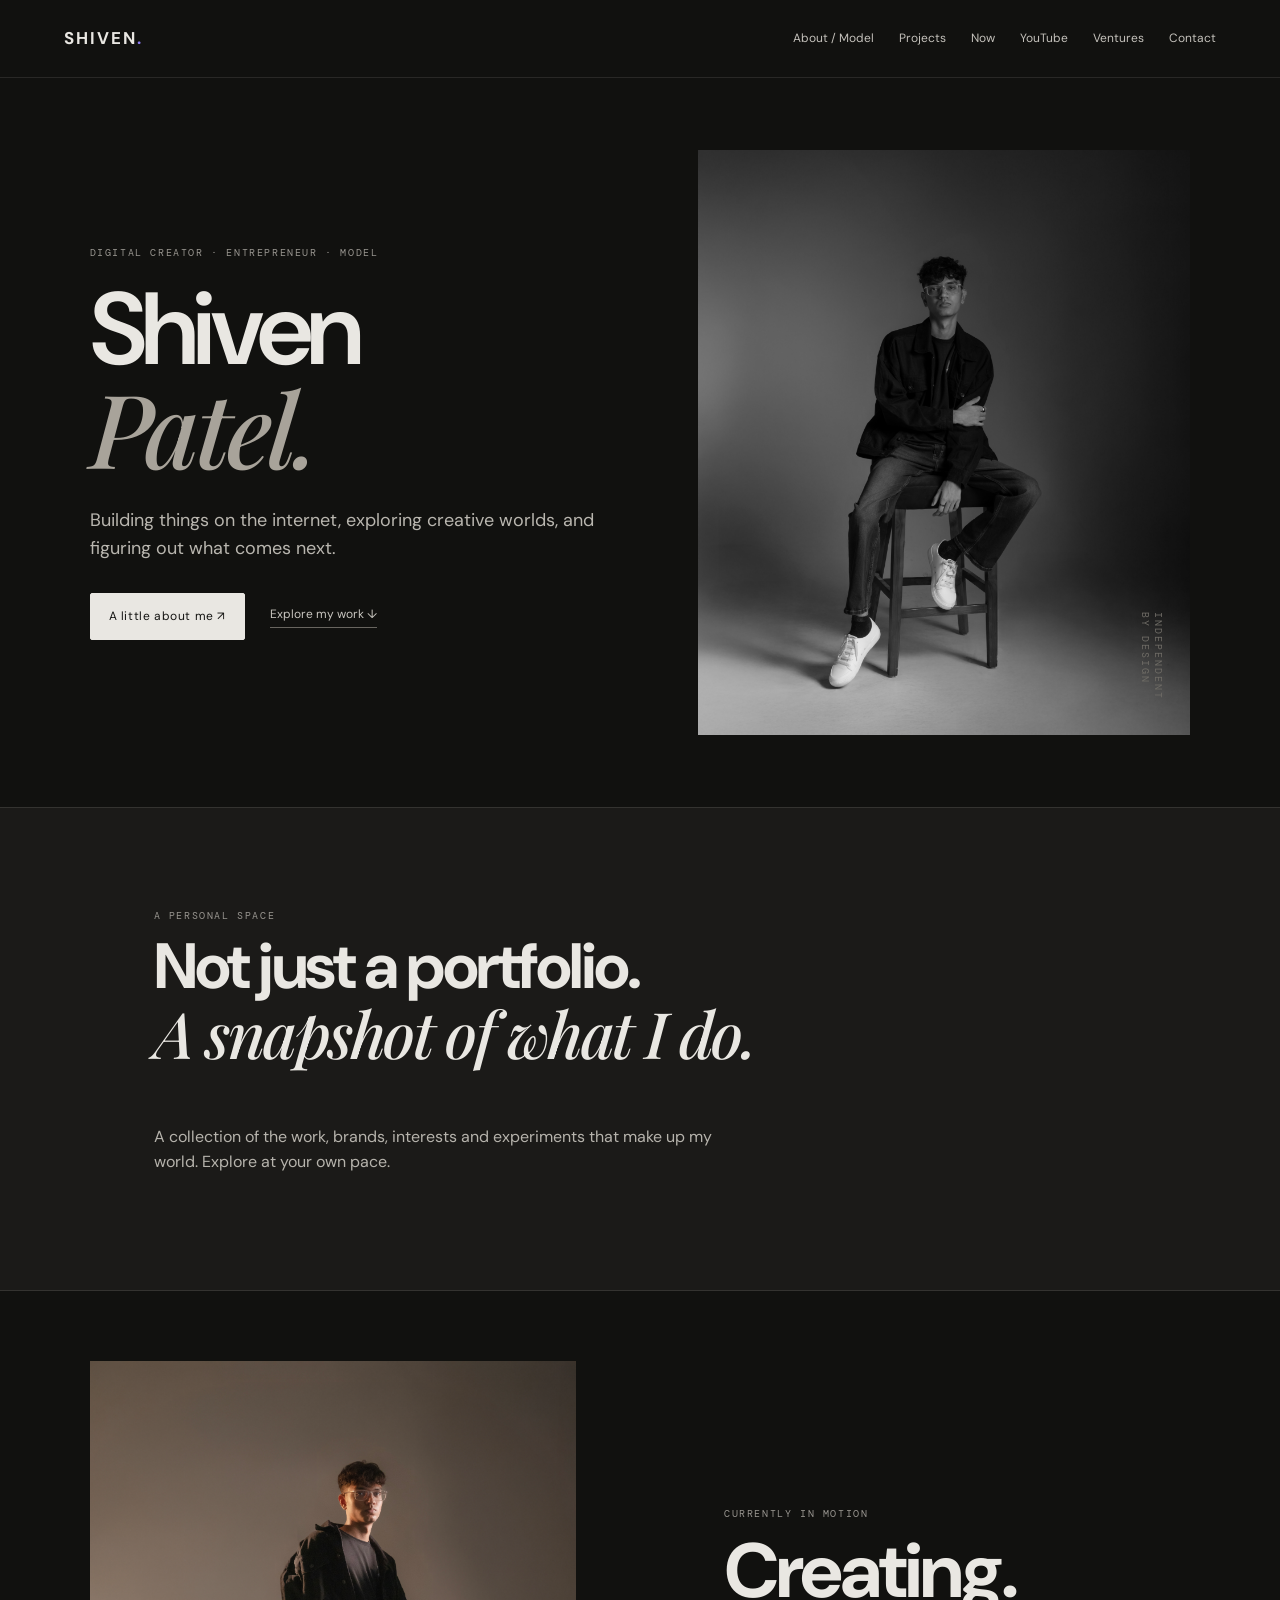
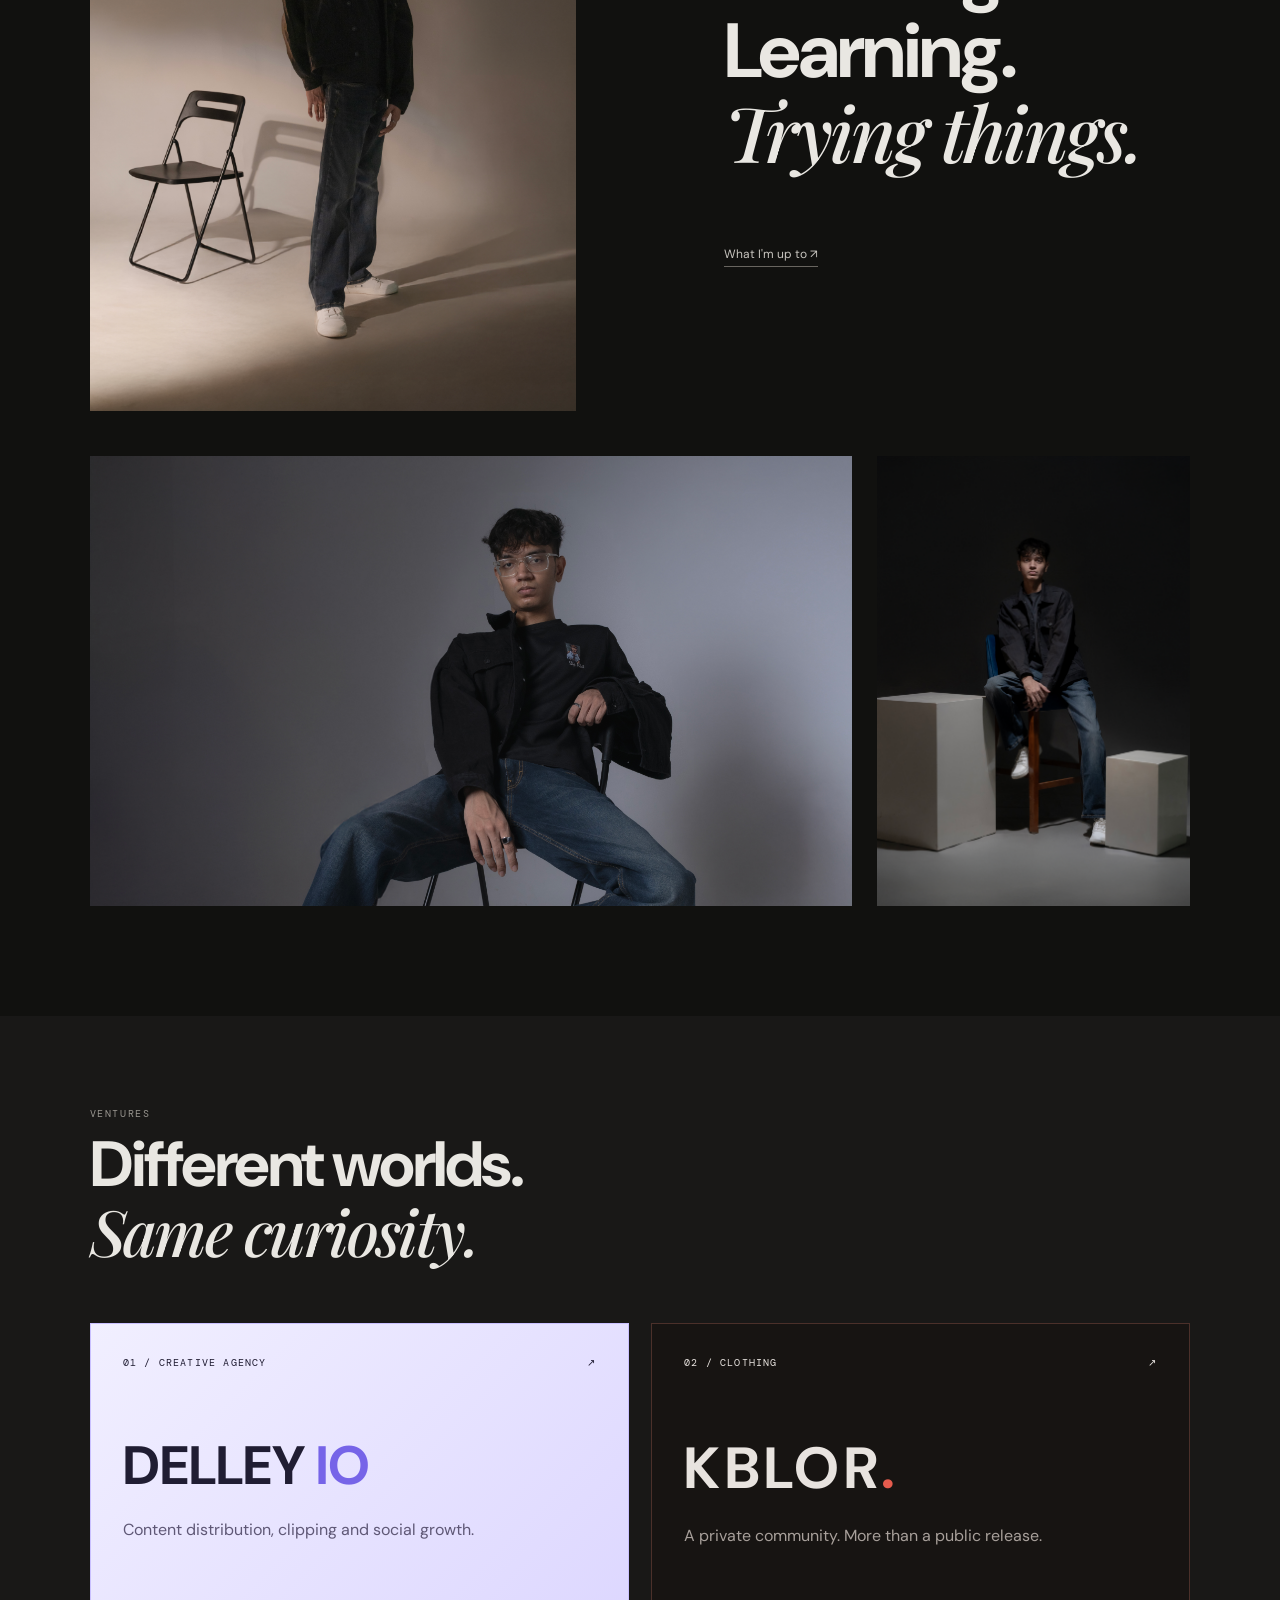
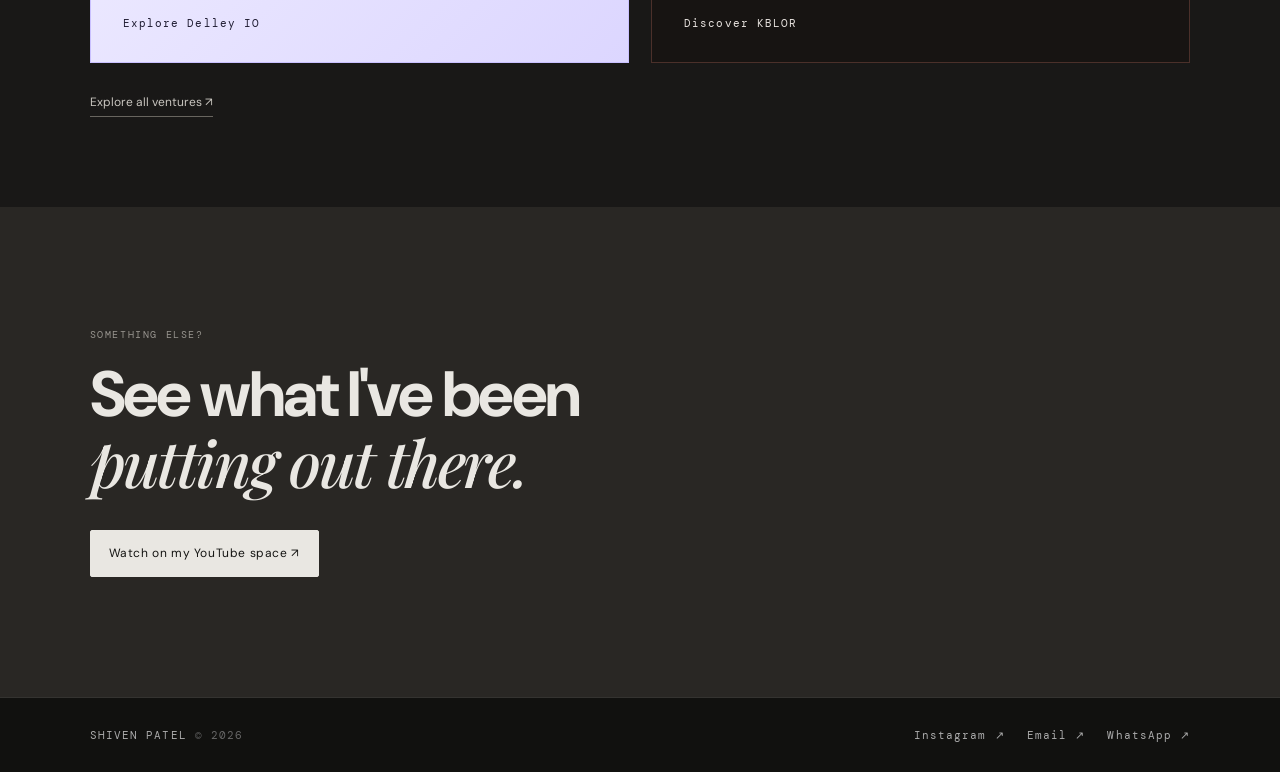
<file: index.html>
<!doctype html>
<html lang="en">
<head>
  <meta charset="utf-8">
  <meta name="viewport" content="width=device-width, initial-scale=1">
  <meta name="description" content="Shiven Patel — personal portfolio, modeling, projects and ventures.">
  <title>Home — Shiven Patel</title>
  <link rel="stylesheet" href="style.css">
</head>
<body class="personal">
<header class="site-header">
  <a class="wordmark" href="index.html">SHIVEN<span>.</span></a>
  <button class="menu-toggle" aria-label="Open navigation" aria-expanded="false">☰</button>
  <nav class="nav-links">
    <a href="about.html">About / Model</a><a href="projects.html">Projects</a><a href="now.html">Now</a>
    <a href="youtube.html">YouTube</a><a href="ventures.html">Ventures</a><a href="contact.html">Contact</a>
  </nav>
</header>

<main>
<section class="hero home-hero">
  <div class="hero-copy"><p class="eyebrow">DIGITAL CREATOR · ENTREPRENEUR · MODEL</p>
    <h1>Shiven<br><span>Patel.</span></h1>
    <p class="lede">Building things on the internet, exploring creative worlds, and figuring out what comes next.</p>
    <div class="button-row"><a class="button button-light" href="about.html">A little about me ↗</a><a class="text-link" href="projects.html">Explore my work ↓</a></div>
  </div>
  <div class="hero-photo photo-slot" data-photo="hero.jpg"><img src="assets/images/hero.jpg" alt="Portrait of Shiven" <div>
  <div class="hero-side-note">INDEPENDENT<br>BY DESIGN</div>
</section>
<section class="intro-band"><p class="eyebrow">A PERSONAL SPACE</p><h2>Not just a portfolio.<br><em>A snapshot of what I do.</em></h2><p class="body-copy">A collection of the work, brands, interests and experiments that make up my world. Explore at your own pace.</p></section>
<section class="home-collage section-pad">
  <div class="collage-top"><div class="photo-slot tall"><img src="assets/images/editorial-1.jpg" alt="Shiven editorial portrait" onerror="this.style.display='none'"></div>
  <div class="collage-text"><p class="eyebrow">CURRENTLY IN MOTION</p><h2>Creating.<br>Learning.<br><em>Trying things.</em></h2><a class="text-link" href="now.html">What I'm up to ↗</a></div></div>
  <div class="collage-bottom"><div class="photo-slot wide"><img src="assets/images/editorial-wide.jpg" alt="Wide personal editorial image" onerror="this.style.display='none'"></div><div class="photo-slot small"><img src="assets/images/editorial-2.jpg" alt="Portrait detail" onerror="this.style.display='none'"></div></div>
</section>
<section class="venture-preview section-pad"><div class="section-heading"><p class="eyebrow">VENTURES</p><h2>Different worlds.<br><em>Same curiosity.</em></h2></div>
<div class="venture-cards"><a class="venture-card delley-card" href="delley.html"><div class="card-top"><span>01 / CREATIVE AGENCY</span><span>↗</span></div><h3>DELLEY <span>IO</span></h3><p>Content distribution, clipping and social growth.</p><span class="card-cta">Explore Delley IO</span></a>
<a class="venture-card kblor-card" href="kblor.html"><div class="card-top"><span>02 / CLOTHING</span><span>↗</span></div><h3>KBLOR<span>.</span></h3><p>A private community. More than a public release.</p><span class="card-cta">Discover KBLOR</span></a></div>
<a class="text-link all-ventures" href="ventures.html">Explore all ventures ↗</a></section>
<section class="last-call section-pad"><p class="eyebrow">SOMETHING ELSE?</p><h2>See what I've been<br><em>putting out there.</em></h2><a class="button button-light" href="youtube.html">Watch on my YouTube space ↗</a></section>
</main><footer class="footer"><div>SHIVEN PATEL <span>© 2026</span></div><div class="footer-links"><a href="https://www.instagram.com/iblamerexig/" target="_blank" rel="noopener">Instagram ↗</a><a href="mailto:shivenpatel454@gmail.com">Email ↗</a><a href="https://wa.me/918733840928" target="_blank" rel="noopener">WhatsApp ↗</a></div></footer>
<script src="script.js"></script></body></html>
</file>
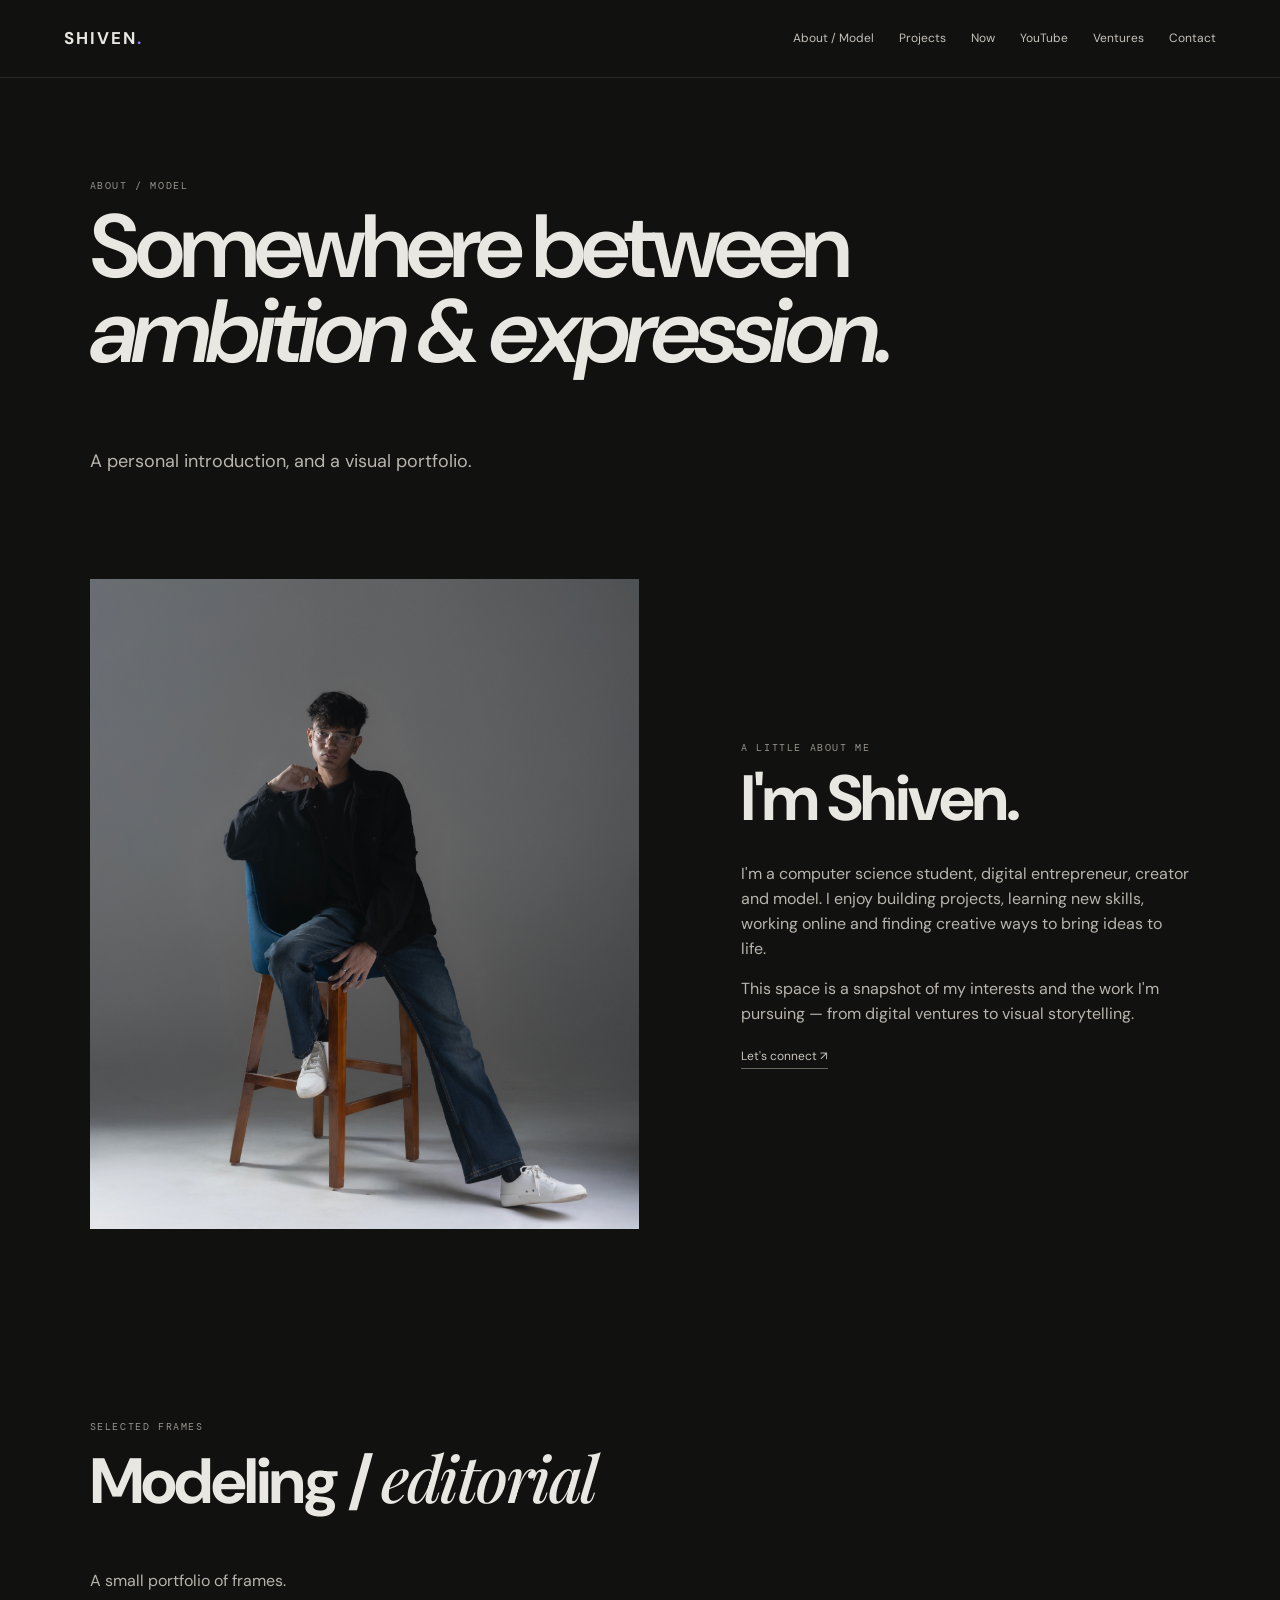
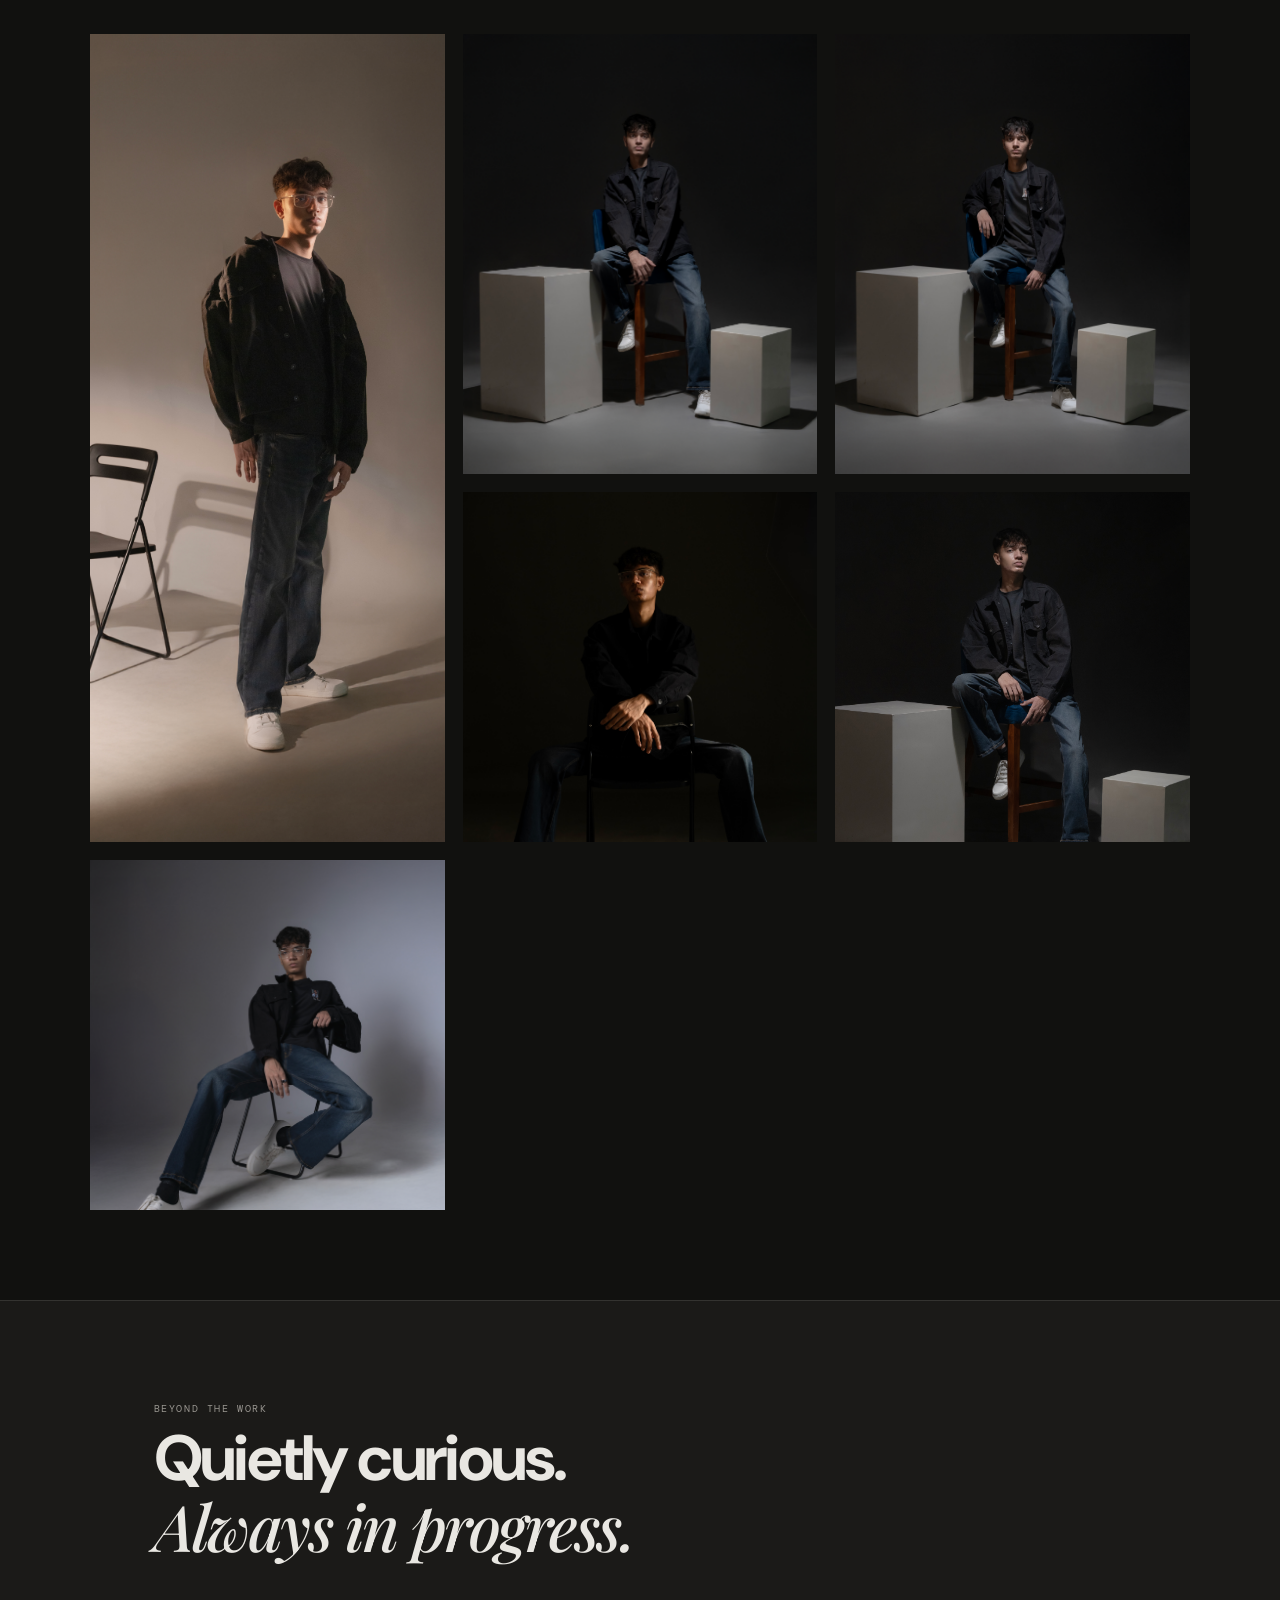
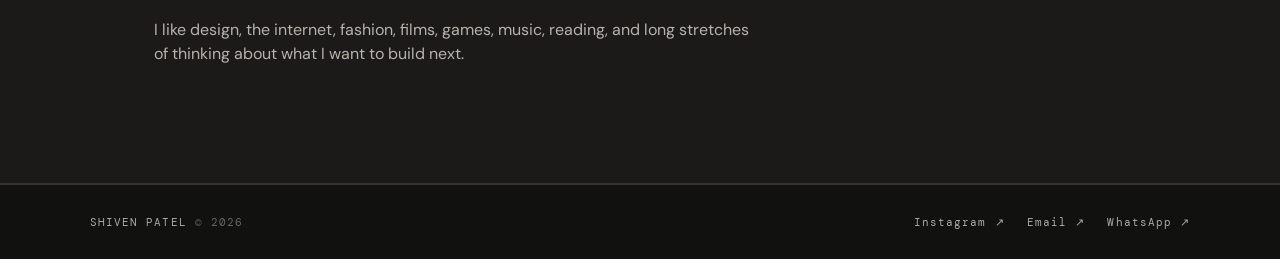
<file: about.html>
<!doctype html>
<html lang="en">
<head>
  <meta charset="utf-8">
  <meta name="viewport" content="width=device-width, initial-scale=1">
  <meta name="description" content="Shiven Patel — personal portfolio, modeling, projects and ventures.">
  <title>About & Model — Shiven Patel</title>
  <link rel="stylesheet" href="style.css">
</head>
<body class="personal">
<header class="site-header">
  <a class="wordmark" href="index.html">SHIVEN<span>.</span></a>
  <button class="menu-toggle" aria-label="Open navigation" aria-expanded="false">☰</button>
  <nav class="nav-links">
    <a href="about.html">About / Model</a><a href="projects.html">Projects</a><a href="now.html">Now</a>
    <a href="youtube.html">YouTube</a><a href="ventures.html">Ventures</a><a href="contact.html">Contact</a>
  </nav>
</header>

<main><section class="page-intro section-pad"><p class="eyebrow">ABOUT / MODEL</p><h1>Somewhere between<br><em>ambition & expression.</em></h1><p class="lede">A personal introduction, and a visual portfolio.</p></section>
<section class="about-grid section-pad"><div class="photo-slot about-main"><img src="assets/images/about.jpg" alt="Portrait" onerror="this.style.display='none'"></div><div class="about-text"><p class="eyebrow">A LITTLE ABOUT ME</p><h2>I'm Shiven.</h2><p>I'm a computer science student, digital entrepreneur, creator and model. I enjoy building projects, learning new skills, working online and finding creative ways to bring ideas to life.</p><p>This space is a snapshot of my interests and the work I'm pursuing — from digital ventures to visual storytelling.</p><a href="contact.html" class="text-link">Let's connect ↗</a></div></section>
<section class="model-gallery section-pad"><div class="section-heading"><p class="eyebrow">SELECTED FRAMES</p><h2>Modeling / <em>editorial</em></h2><p class="body-copy">A small portfolio of frames.</p></div>
<div class="gallery-grid"><div class="photo-slot gallery-a"><img src="assets/images/editorial-1.jpg" alt="Modeling photo one" onerror="this.style.display='none'"></div><div class="photo-slot gallery-b"><img src="assets/images/editorial-2.jpg" alt="Modeling photo two" onerror="this.style.display='none'"></div><div class="photo-slot gallery-c"><img src="assets/images/editorial-3.jpg" alt="Modeling photo three" onerror="this.style.display='none'"></div><div class="photo-slot gallery-d"><img src="assets/images/editorial-4.jpg" alt="Modeling photo four" onerror="this.style.display='none'"></div><div class="photo-slot gallery-e"><img src="assets/images/editorial-5.jpg" alt="Modeling photo five" onerror="this.style.display='none'"></div><div class="photo-slot gallery-f"><img src="assets/images/editorial-wide.jpg" alt="Wide editorial" onerror="this.style.display='none'"></div></div></section>
<section class="intro-band"><p class="eyebrow">BEYOND THE WORK</p><h2>Quietly curious.<br><em>Always in progress.</em></h2><p class="body-copy">I like design, the internet, fashion, films, games, music, reading, and long stretches of thinking about what I want to build next.</p></section></main><footer class="footer"><div>SHIVEN PATEL <span>© 2026</span></div><div class="footer-links"><a href="https://www.instagram.com/iblamerexig/" target="_blank" rel="noopener">Instagram ↗</a><a href="mailto:shivenpatel454@gmail.com">Email ↗</a><a href="https://wa.me/918733840928" target="_blank" rel="noopener">WhatsApp ↗</a></div></footer>
<script src="script.js"></script></body></html>
</file>
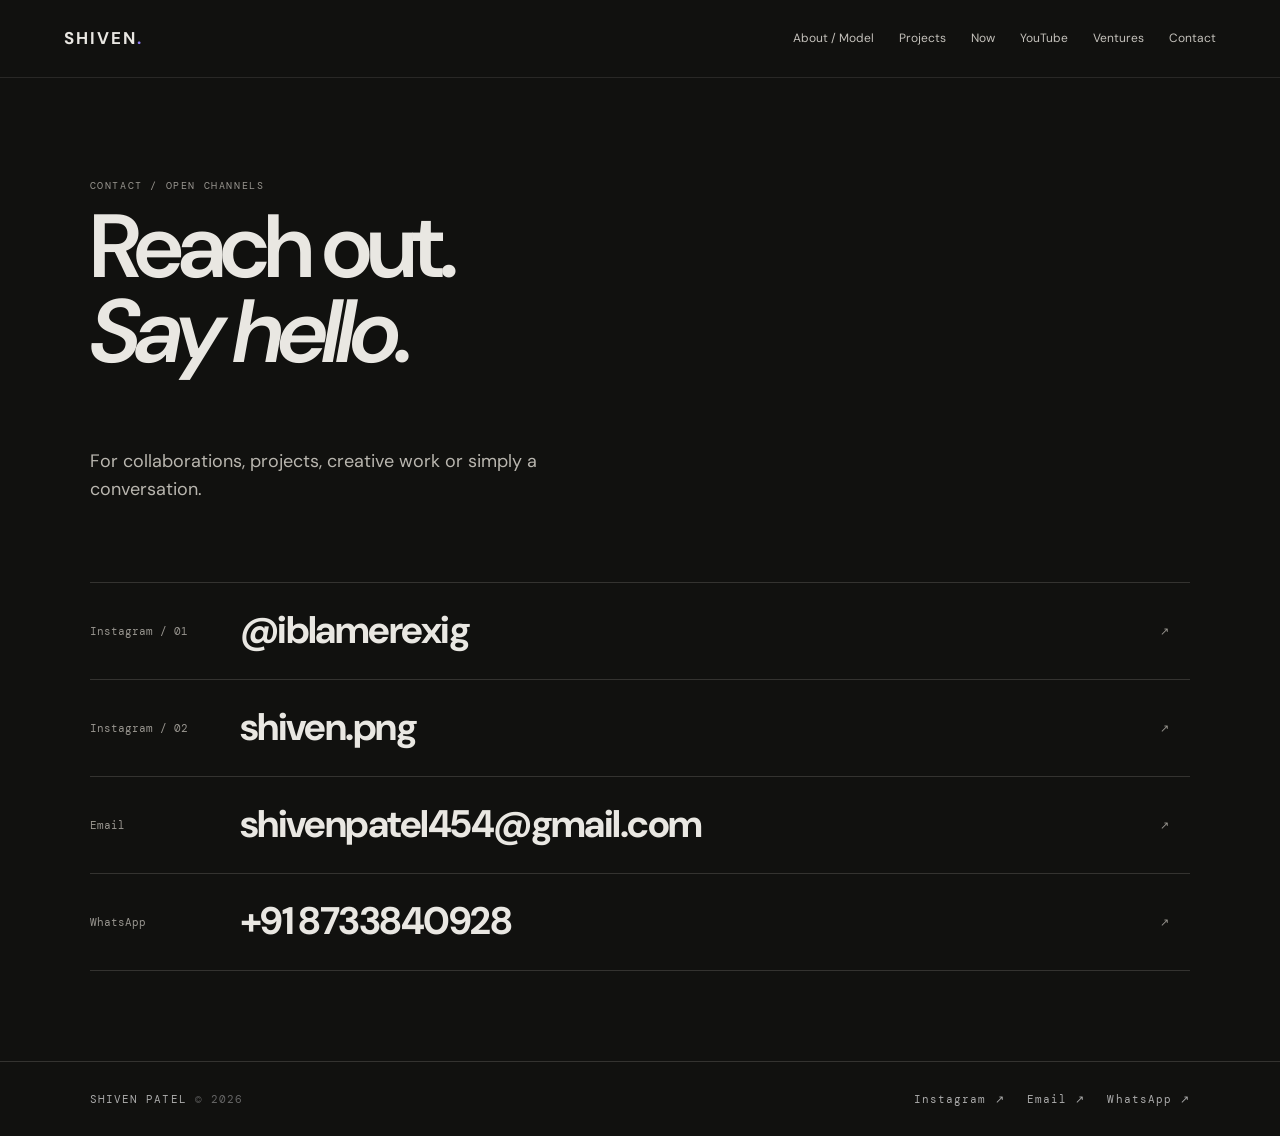
<file: contact.html>
<!doctype html>
<html lang="en">
<head>
  <meta charset="utf-8">
  <meta name="viewport" content="width=device-width, initial-scale=1">
  <meta name="description" content="Shiven Patel — personal portfolio, modeling, projects and ventures.">
  <title>Contact — Shiven Patel</title>
  <link rel="stylesheet" href="style.css">
</head>
<body class="personal">
<header class="site-header">
  <a class="wordmark" href="index.html">SHIVEN<span>.</span></a>
  <button class="menu-toggle" aria-label="Open navigation" aria-expanded="false">☰</button>
  <nav class="nav-links">
    <a href="about.html">About / Model</a><a href="projects.html">Projects</a><a href="now.html">Now</a>
    <a href="youtube.html">YouTube</a><a href="ventures.html">Ventures</a><a href="contact.html">Contact</a>
  </nav>
</header>

<main><section class="page-intro section-pad"><p class="eyebrow">CONTACT / OPEN CHANNELS</p><h1>Reach out.<br><em>Say hello.</em></h1><p class="lede">For collaborations, projects, creative work or simply a conversation.</p></section><section class="contact-list section-pad"><a href="https://www.instagram.com/iblamerexig/" target="_blank" rel="noopener"><span>Instagram / 01</span><h2>@iblamerexig</h2><span>↗</span></a><a href="https://www.instagram.com/shiven.png/" target="_blank" rel="noopener"><span>Instagram / 02</span><h2>shiven.png</h2><span>↗</span></a><a href="mailto:shivenpatel454@gmail.com"><span>Email</span><h2>shivenpatel454@gmail.com</h2><span>↗</span></a><a href="https://wa.me/918733840928" target="_blank" rel="noopener"><span>WhatsApp</span><h2>+91 8733840928</h2><span>↗</span></a></section></main><footer class="footer"><div>SHIVEN PATEL <span>© 2026</span></div><div class="footer-links"><a href="https://www.instagram.com/iblamerexig/" target="_blank" rel="noopener">Instagram ↗</a><a href="mailto:shivenpatel454@gmail.com">Email ↗</a><a href="https://wa.me/918733840928" target="_blank" rel="noopener">WhatsApp ↗</a></div></footer>
<script src="script.js"></script></body></html>
</file>
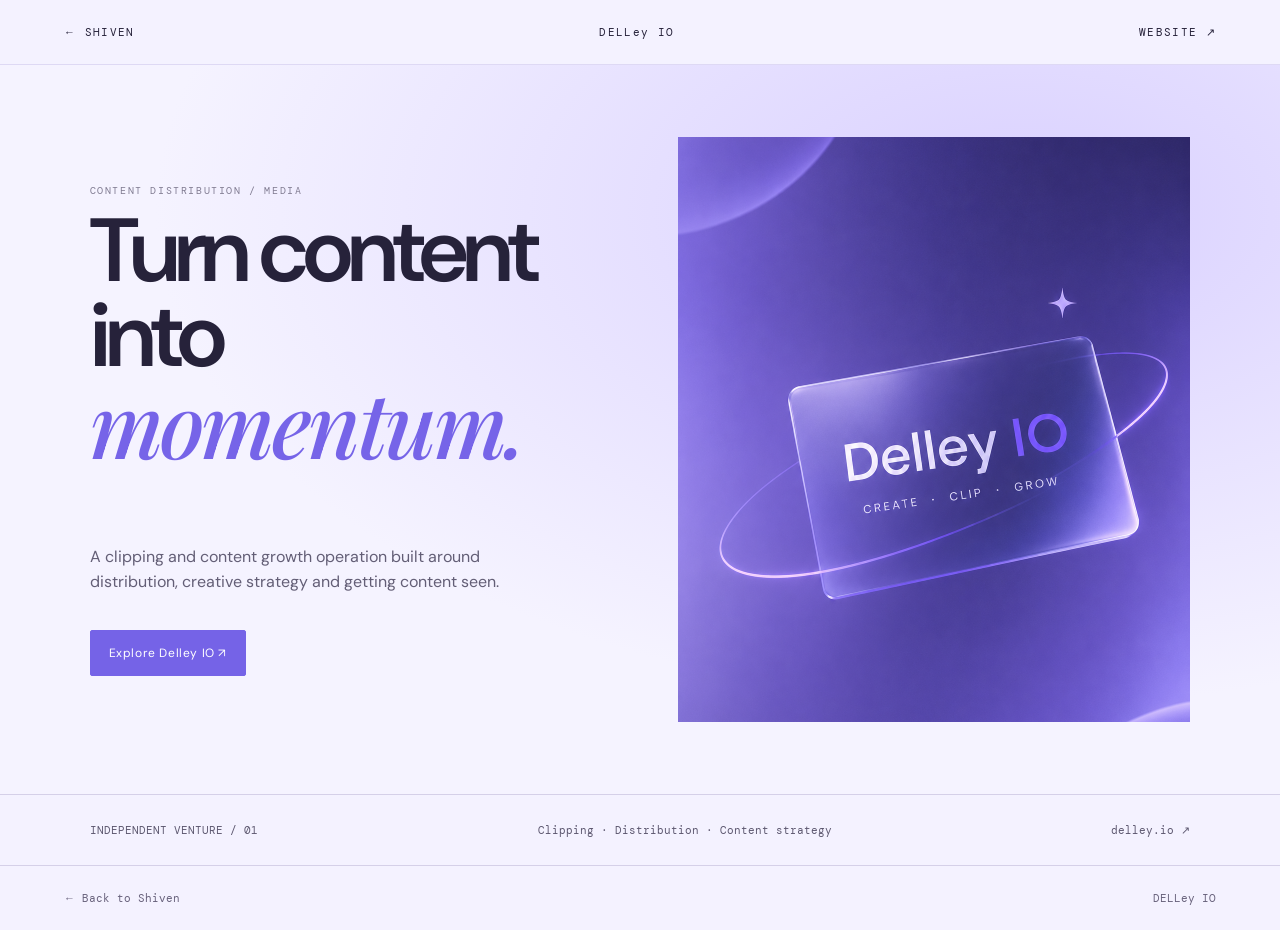
<file: delley.html>
<!doctype html>
<html lang="en">
<head>
  <meta charset="utf-8">
  <meta name="viewport" content="width=device-width, initial-scale=1">
  <meta name="description" content="Shiven Patel — personal portfolio, modeling, projects and ventures.">
  <title>Delley IO — Shiven Patel</title>
  <link rel="stylesheet" href="style.css">
</head>
<body class="brand-delley">
<header class="brand-nav"><a href="index.html">← SHIVEN</a><span>DELLey IO</span><a href="https://delleyio.pages.dev" target="_blank" rel="noopener">WEBSITE ↗</a></header><main><section class="brand-hero delley-hero"><div><p class="eyebrow">CONTENT DISTRIBUTION / MEDIA</p><h1>Turn content<br>into <span>momentum.</span></h1><p class="brand-lede">A clipping and content growth operation built around distribution, creative strategy and getting content seen.</p><a class="button button-purple" href="https://delleyio.pages.dev" target="_blank" rel="noopener">Explore Delley IO ↗</a></div><div class="brand-image-slot"><img src="assets/brands/delley-hero.jpg" alt="Delley IO image" onerror="this.style.display='none'"></div></section><section class="brand-minimal-note"><span>INDEPENDENT VENTURE / 01</span><p>Clipping · Distribution · Content strategy</p><a href="https://delleyio.pages.dev" target="_blank" rel="noopener">delley.io ↗</a></section></main><footer class="brand-footer"><a href="index.html">← Back to Shiven</a><span>DELLey IO</span></footer><script src="script.js"></script></body></html>
</file>
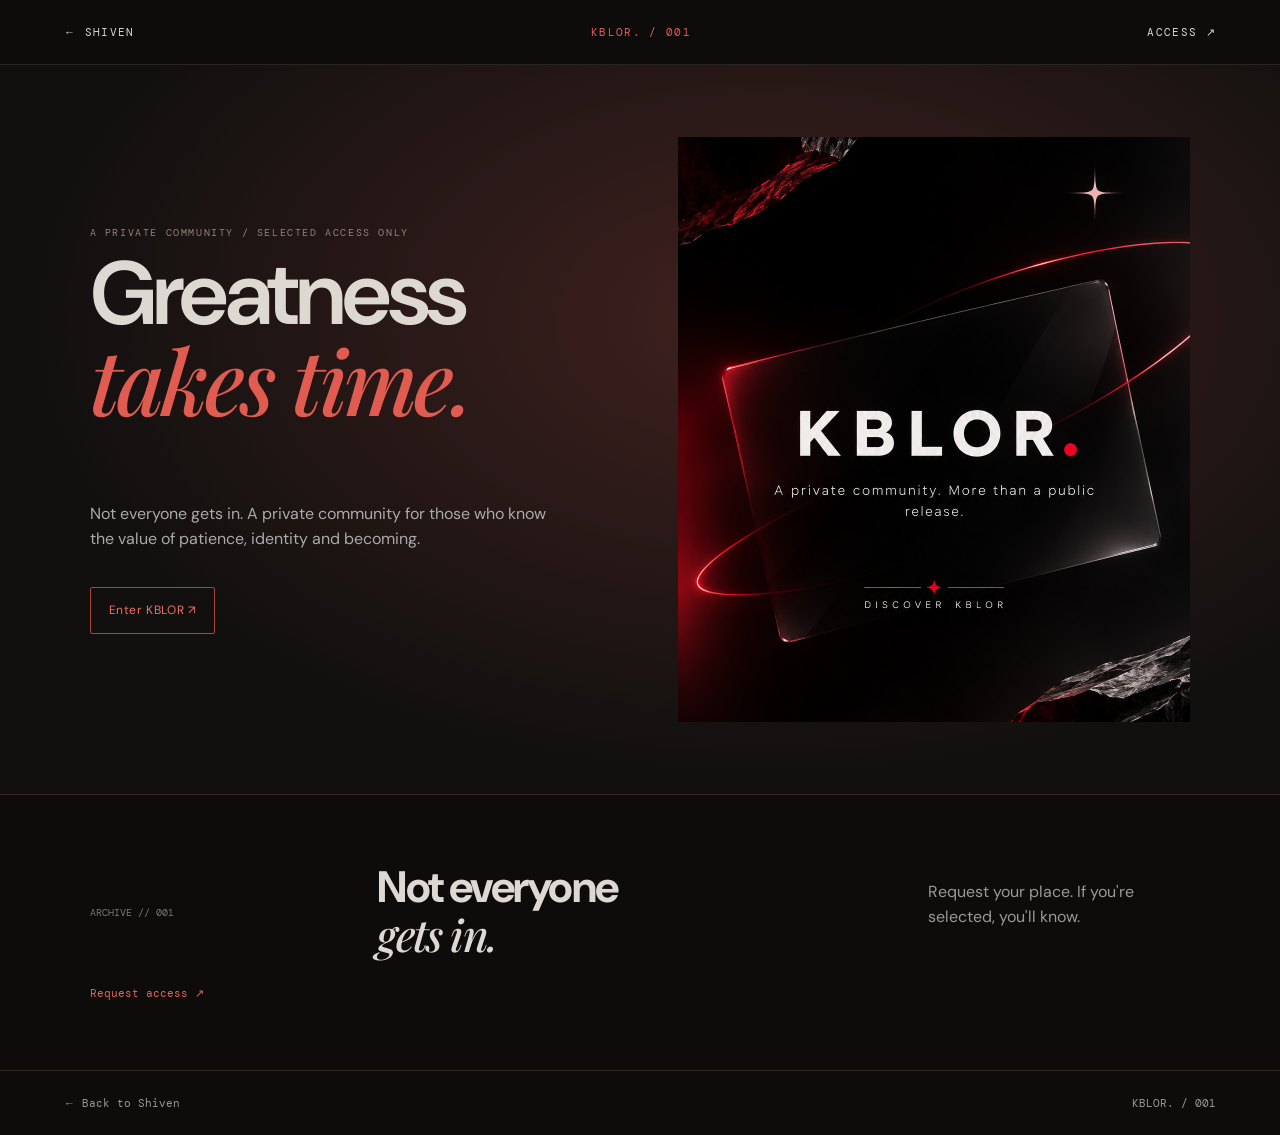
<file: kblor.html>
<!doctype html>
<html lang="en">
<head>
  <meta charset="utf-8">
  <meta name="viewport" content="width=device-width, initial-scale=1">
  <meta name="description" content="Shiven Patel — personal portfolio, modeling, projects and ventures.">
  <title>KBLOR — Shiven Patel</title>
  <link rel="stylesheet" href="style.css">
</head>
<body class="brand-kblor">
<header class="brand-nav kblor-nav"><a href="index.html">← SHIVEN</a><span>KBLOR. / 001</span><a href="https://kblor.pages.dev" target="_blank" rel="noopener">ACCESS ↗</a></header><main><section class="brand-hero kblor-hero"><div class="kblor-copy"><p class="eyebrow">A PRIVATE COMMUNITY / SELECTED ACCESS ONLY</p><h1>Greatness<br><span>takes time.</span></h1><p class="brand-lede">Not everyone gets in. A private community for those who know the value of patience, identity and becoming.</p><a class="button button-red" href="https://kblor.pages.dev" target="_blank" rel="noopener">Enter KBLOR ↗</a></div><div class="brand-image-slot kblor-image"><img src="assets/brands/kblor-hero.jpg" alt="KBLOR editorial image" onerror="this.style.display='none'"></div></section><section class="kblor-bottom"><span>ARCHIVE // 001</span><h2>Not everyone<br><em>gets in.</em></h2><p>Request your place. If you're selected, you'll know.</p><a href="https://kblor.pages.dev" target="_blank" rel="noopener">Request access ↗</a></section></main><footer class="brand-footer kblor-footer"><a href="index.html">← Back to Shiven</a><span>KBLOR. / 001</span></footer><script src="script.js"></script></body></html>
</file>
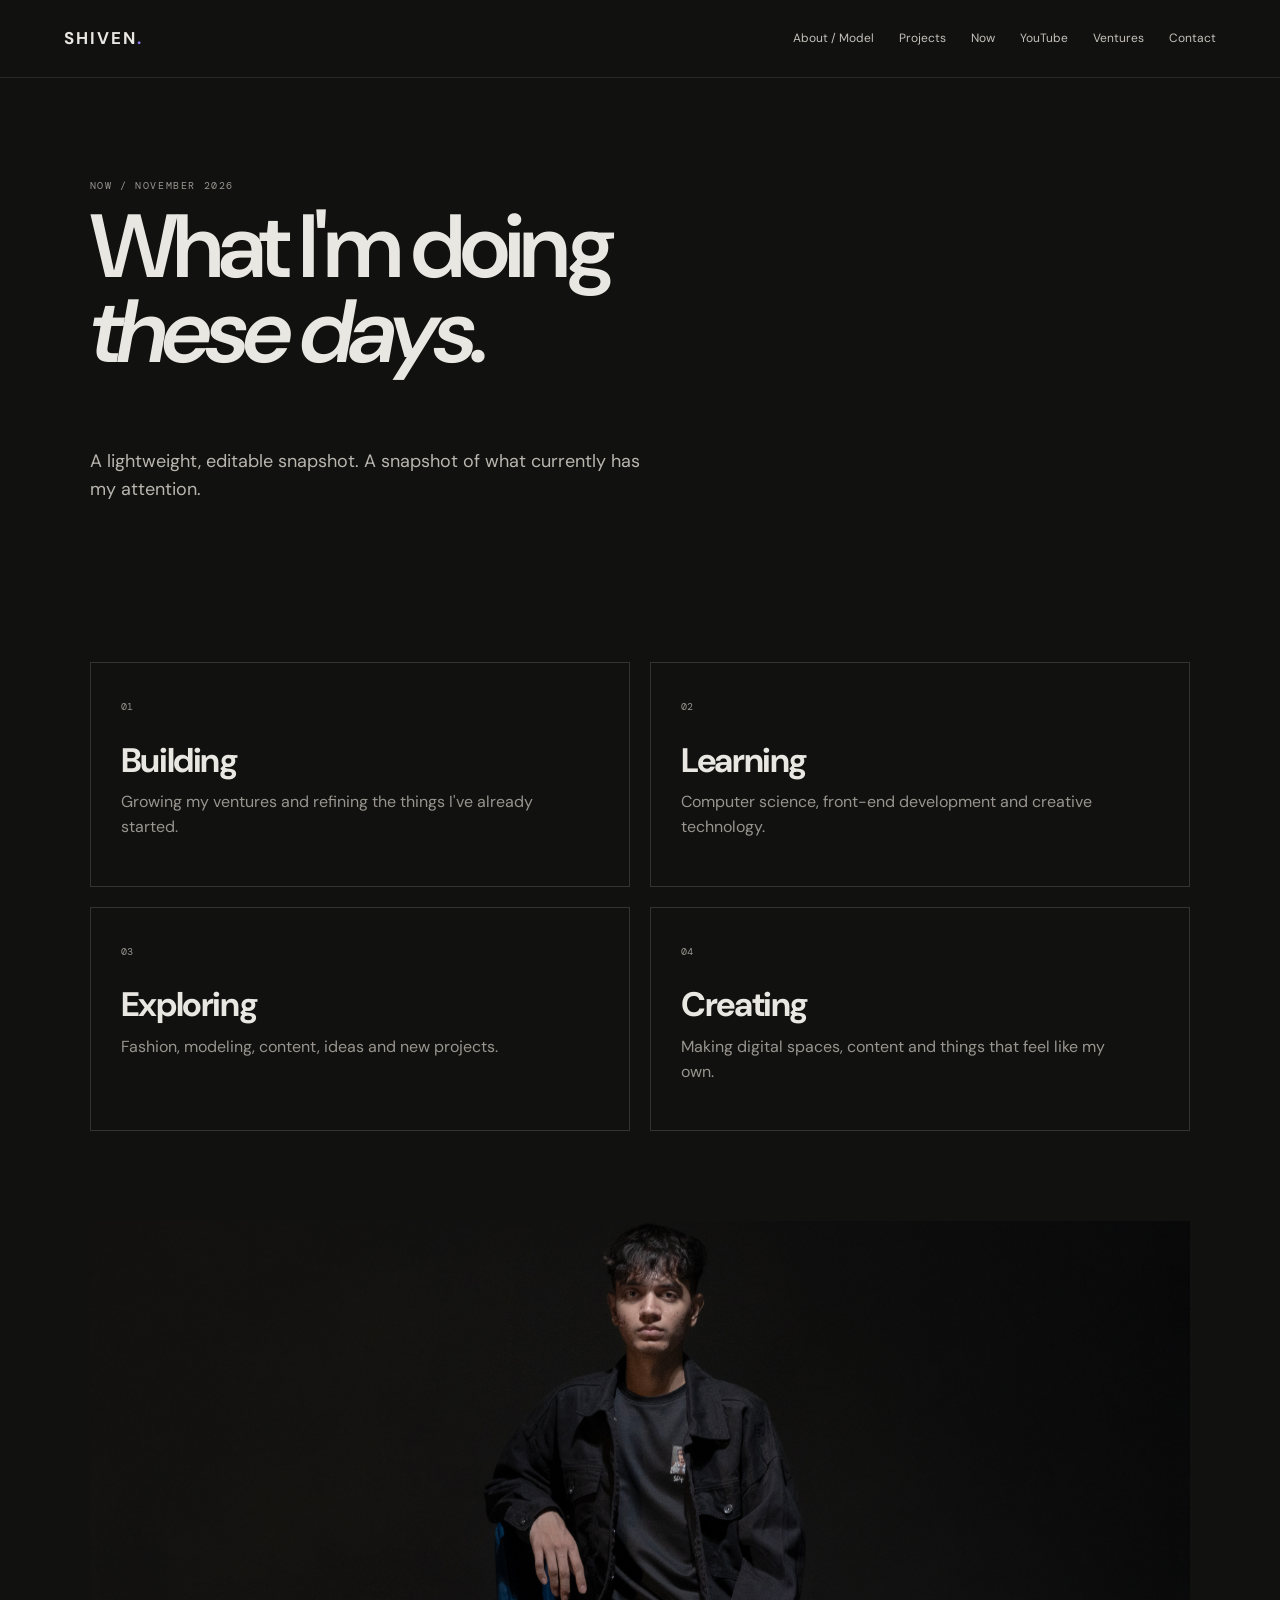
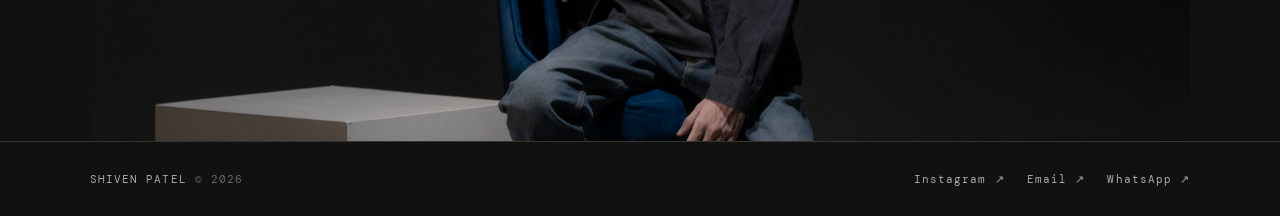
<file: now.html>
<!doctype html>
<html lang="en">
<head>
  <meta charset="utf-8">
  <meta name="viewport" content="width=device-width, initial-scale=1">
  <meta name="description" content="Shiven Patel — personal portfolio, modeling, projects and ventures.">
  <title>Now — Shiven Patel</title>
  <link rel="stylesheet" href="style.css">
</head>
<body class="personal">
<header class="site-header">
  <a class="wordmark" href="index.html">SHIVEN<span>.</span></a>
  <button class="menu-toggle" aria-label="Open navigation" aria-expanded="false">☰</button>
  <nav class="nav-links">
    <a href="about.html">About / Model</a><a href="projects.html">Projects</a><a href="now.html">Now</a>
    <a href="youtube.html">YouTube</a><a href="ventures.html">Ventures</a><a href="contact.html">Contact</a>
  </nav>
</header>

<main><section class="page-intro section-pad"><p class="eyebrow">NOW / NOVEMBER 2026</p><h1>What I'm doing<br><em>these days.</em></h1><p class="lede">A lightweight, editable snapshot. A snapshot of what currently has my attention.</p></section>
<section class="now-grid section-pad"><div class="now-item"><span>01</span><h2>Building</h2><p>Growing my ventures and refining the things I've already started.</p></div><div class="now-item"><span>02</span><h2>Learning</h2><p>Computer science, front-end development and creative technology.</p></div><div class="now-item"><span>03</span><h2>Exploring</h2><p>Fashion, modeling, content, ideas and new projects.</p></div><div class="now-item"><span>04</span><h2>Creating</h2><p>Making digital spaces, content and things that feel like my own.</p></div></section><section class="photo-slot now-photo section-pad"><img src="assets/images/editorial-3.jpg" alt="Current portrait" onerror="this.style.display='none'"></section></main><footer class="footer"><div>SHIVEN PATEL <span>© 2026</span></div><div class="footer-links"><a href="https://www.instagram.com/iblamerexig/" target="_blank" rel="noopener">Instagram ↗</a><a href="mailto:shivenpatel454@gmail.com">Email ↗</a><a href="https://wa.me/918733840928" target="_blank" rel="noopener">WhatsApp ↗</a></div></footer>
<script src="script.js"></script></body></html>
</file>
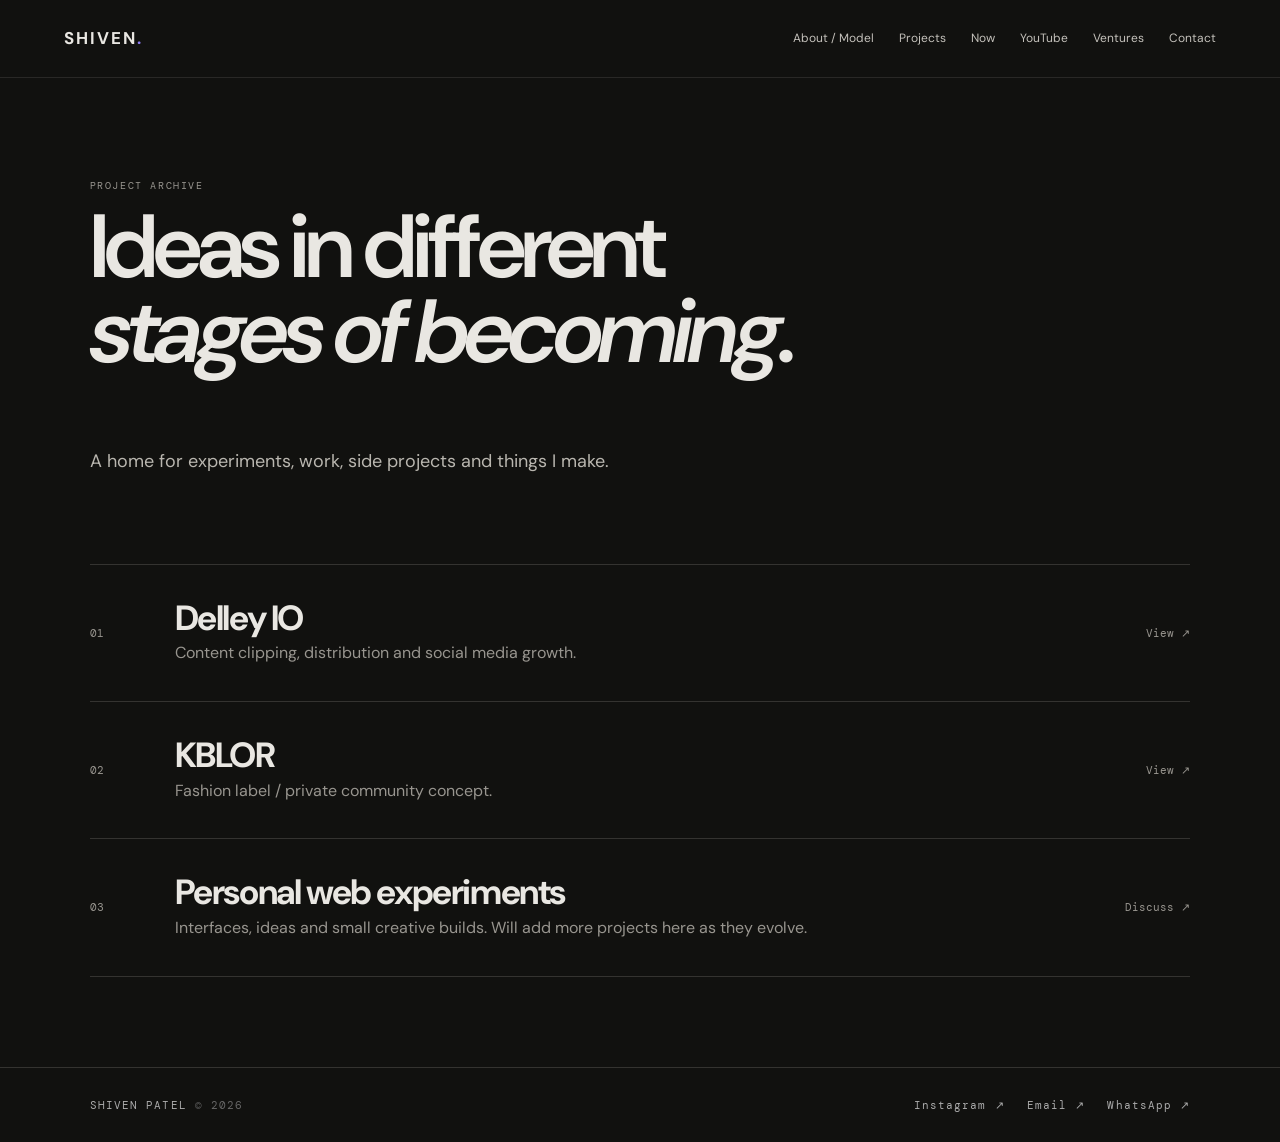
<file: projects.html>
<!doctype html>
<html lang="en">
<head>
  <meta charset="utf-8">
  <meta name="viewport" content="width=device-width, initial-scale=1">
  <meta name="description" content="Shiven Patel — personal portfolio, modeling, projects and ventures.">
  <title>Projects — Shiven Patel</title>
  <link rel="stylesheet" href="style.css">
</head>
<body class="personal">
<header class="site-header">
  <a class="wordmark" href="index.html">SHIVEN<span>.</span></a>
  <button class="menu-toggle" aria-label="Open navigation" aria-expanded="false">☰</button>
  <nav class="nav-links">
    <a href="about.html">About / Model</a><a href="projects.html">Projects</a><a href="now.html">Now</a>
    <a href="youtube.html">YouTube</a><a href="ventures.html">Ventures</a><a href="contact.html">Contact</a>
  </nav>
</header>

<main><section class="page-intro section-pad"><p class="eyebrow">PROJECT ARCHIVE</p><h1>Ideas in different<br><em>stages of becoming.</em></h1><p class="lede">A home for experiments, work, side projects and things I make.</p></section>
<section class="project-list section-pad"><article class="project-row"><span>01</span><div><h2>Delley IO</h2><p>Content clipping, distribution and social media growth.</p></div><a href="delley.html">View ↗</a></article><article class="project-row"><span>02</span><div><h2>KBLOR</h2><p>Fashion label / private community concept.</p></div><a href="kblor.html">View ↗</a></article><article class="project-row"><span>03</span><div><h2>Personal web experiments</h2><p>Interfaces, ideas and small creative builds. Will add more projects here as they evolve.</p></div><a href="contact.html">Discuss ↗</a></article></section>
</main><footer class="footer"><div>SHIVEN PATEL <span>© 2026</span></div><div class="footer-links"><a href="https://www.instagram.com/iblamerexig/" target="_blank" rel="noopener">Instagram ↗</a><a href="mailto:shivenpatel454@gmail.com">Email ↗</a><a href="https://wa.me/918733840928" target="_blank" rel="noopener">WhatsApp ↗</a></div></footer>
<script src="script.js"></script></body></html>
</file>
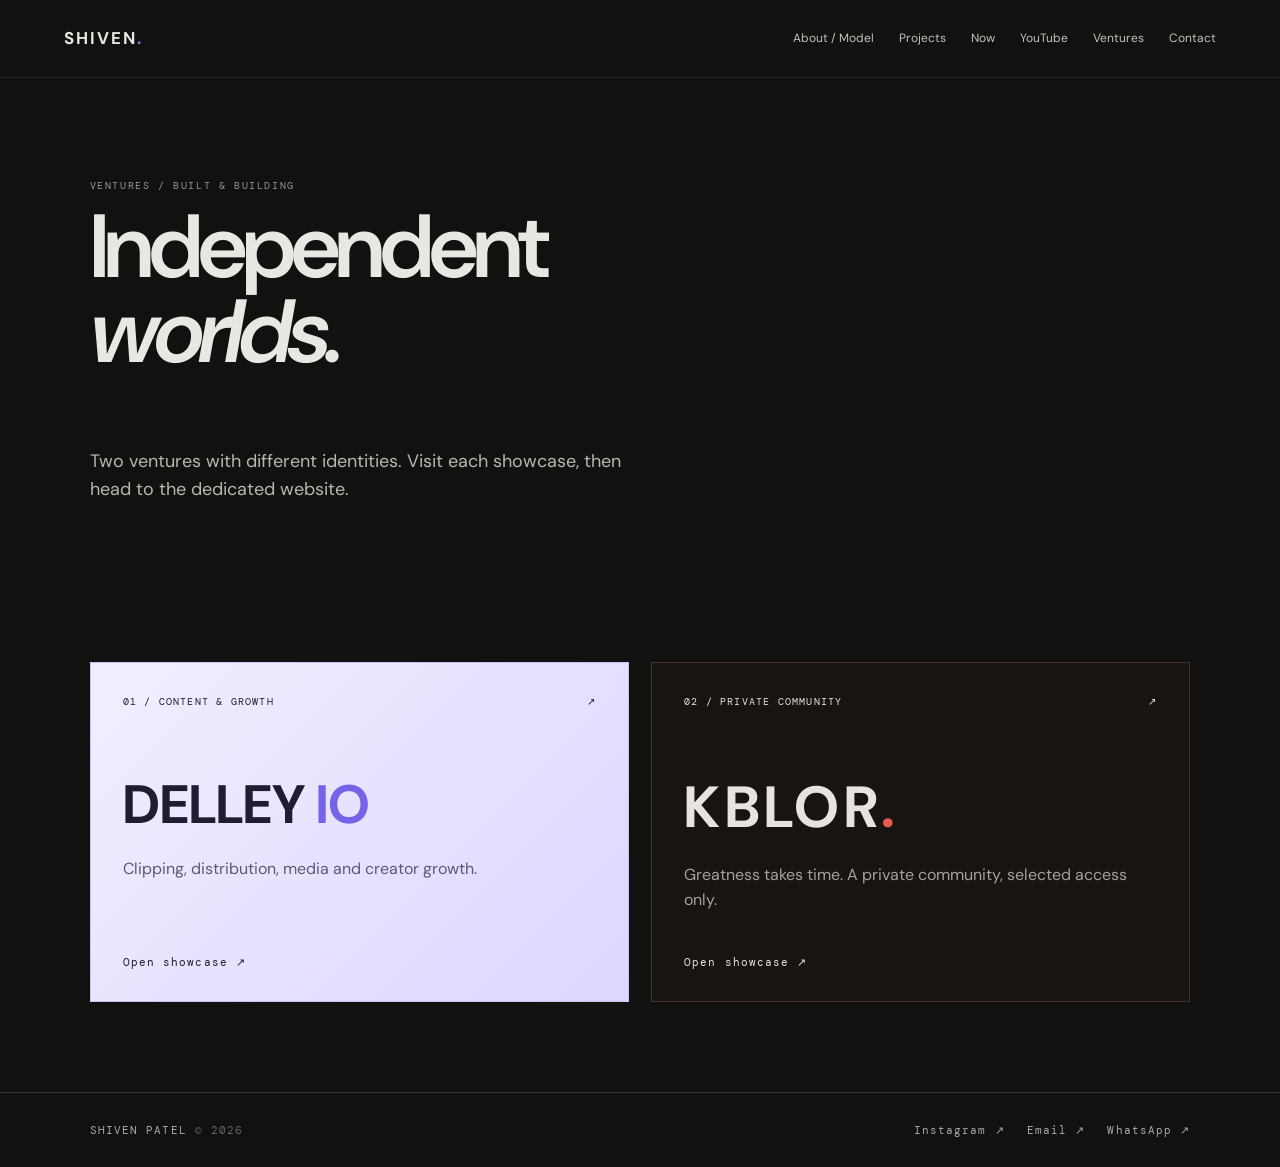
<file: ventures.html>
<!doctype html>
<html lang="en">
<head>
  <meta charset="utf-8">
  <meta name="viewport" content="width=device-width, initial-scale=1">
  <meta name="description" content="Shiven Patel — personal portfolio, modeling, projects and ventures.">
  <title>Ventures — Shiven Patel</title>
  <link rel="stylesheet" href="style.css">
</head>
<body class="personal">
<header class="site-header">
  <a class="wordmark" href="index.html">SHIVEN<span>.</span></a>
  <button class="menu-toggle" aria-label="Open navigation" aria-expanded="false">☰</button>
  <nav class="nav-links">
    <a href="about.html">About / Model</a><a href="projects.html">Projects</a><a href="now.html">Now</a>
    <a href="youtube.html">YouTube</a><a href="ventures.html">Ventures</a><a href="contact.html">Contact</a>
  </nav>
</header>
<main><section class="page-intro section-pad"><p class="eyebrow">VENTURES / BUILT & BUILDING</p><h1>Independent<br><em>worlds.</em></h1><p class="lede">Two ventures with different identities. Visit each showcase, then head to the dedicated website.</p></section><section class="venture-cards section-pad"><a class="venture-card delley-card" href="delley.html"><div class="card-top"><span>01 / CONTENT & GROWTH</span><span>↗</span></div><h3>DELLEY <span>IO</span></h3><p>Clipping, distribution, media and creator growth.</p><span class="card-cta">Open showcase ↗</span></a><a class="venture-card kblor-card" href="kblor.html"><div class="card-top"><span>02 / PRIVATE COMMUNITY</span><span>↗</span></div><h3>KBLOR<span>.</span></h3><p>Greatness takes time. A private community, selected access only.</p><span class="card-cta">Open showcase ↗</span></a></section></main><footer class="footer"><div>SHIVEN PATEL <span>© 2026</span></div><div class="footer-links"><a href="https://www.instagram.com/iblamerexig/" target="_blank" rel="noopener">Instagram ↗</a><a href="mailto:shivenpatel454@gmail.com">Email ↗</a><a href="https://wa.me/918733840928" target="_blank" rel="noopener">WhatsApp ↗</a></div></footer>
<script src="script.js"></script></body></html>
</file>
<file: style.css>
@import url('https://fonts.googleapis.com/css2?family=DM+Mono:wght@400;500&family=DM+Sans:wght@400;500;600;700&family=Playfair+Display:ital,wght@0,500;0,600;1,500&display=swap');
:root{--bg:#11110f;--surface:#1a1917;--text:#e9e7e2;--muted:#98958f;--line:#343330;--purple:#8d7cf6;--red:#e35c51;--white:#f1f0ed}*{box-sizing:border-box}html{scroll-behavior:smooth}body{margin:0;background:var(--bg);color:var(--text);font-family:'DM Sans',sans-serif;font-size:16px;line-height:1.55}a{color:inherit;text-decoration:none}img{display:block;width:100%;height:100%;object-fit:cover;  object-position:center 30%;}button{font:inherit}.site-header{height:78px;display:flex;align-items:center;justify-content:space-between;padding:0 5vw;border-bottom:1px solid #292826;position:relative;z-index:10}.wordmark{font-size:17px;font-weight:700;letter-spacing:.12em}.wordmark span{color:var(--purple)}.nav-links{display:flex;gap:25px;font-size:12px;color:#c4c1bb}.nav-links a:hover,.text-link:hover{color:white}.menu-toggle{display:none;background:none;border:0;color:var(--text);font-size:24px}.eyebrow{font-family:'DM Mono',monospace;font-size:10px;letter-spacing:.16em;text-transform:uppercase;color:var(--muted)}h1,h2,h3,p{margin-top:0}h1{font-size:clamp(48px,8vw,112px);line-height:.95;letter-spacing:-.055em;font-weight:600}h2{font-size:clamp(32px,5vw,66px);line-height:1.04;letter-spacing:-.04em}h3{font-size:32px}h1 span,h2 em{font-family:'Playfair Display',serif;font-weight:500;font-style:italic;letter-spacing:-.04em}.lede{font-size:18px;color:#b9b6af;max-width:550px}.body-copy{max-width:600px;color:#b6b3ac}.section-pad{padding:90px 7vw}.hero{min-height:78vh;padding:8vh 7vw;display:grid;grid-template-columns:1.05fr .95fr;gap:5vw;align-items:center;position:relative}.hero-copy h1{margin:20px 0 24px}.hero-copy h1 span{color:#a8a39a}.hero-photo{height:65vh;min-height:420px;position:relative;background:#262522}.hero-side-note{position:absolute;right:2vw;bottom:35px;writing-mode:vertical-rl;font:10px 'DM Mono';letter-spacing:.2em;color:#6e6b65}.photo-slot{position:relative;overflow:hidden;background:linear-gradient(135deg,#33312e,#1b1a18 55%,#45413d);min-height:150px}.photo-slot img{position:absolute;inset:0}.photo-note{position:absolute;bottom:12px;left:12px;background:#111b;color:#bbb;padding:5px 8px;font:10px 'DM Mono';letter-spacing:.04em;z-index:2}.button{display:inline-flex;align-items:center;gap:10px;padding:13px 18px;font-size:12px;letter-spacing:.05em;border:1px solid #555;border-radius:2px;transition:.25s}.button:hover{transform:translateY(-2px)}.button-light{background:#e9e7e2;color:#141412;border-color:#e9e7e2}.button-purple{background:#7563e7;color:white;border-color:#7563e7}.button-red{border-color:#a9433c;color:#ef7168}.button-row{display:flex;gap:25px;align-items:center;margin-top:30px}.text-link{font-size:12px;color:#c9c6c0;border-bottom:1px solid #68655f;padding-bottom:4px}.intro-band{padding:100px 12vw;background:#1b1a18;border-top:1px solid var(--line);border-bottom:1px solid var(--line)}.intro-band h2{max-width:780px}.intro-band .body-copy{margin-top:30px}.home-collage{padding-top:70px;padding-bottom:110px}.collage-top{display:grid;grid-template-columns:1fr 1fr;align-items:center;gap:10vw}.tall{height:650px}.collage-text{padding:20px}.collage-text h2{font-size:clamp(45px,6vw,82px)}.collage-bottom{display:grid;grid-template-columns:1.7fr .7fr;gap:25px;margin-top:45px}.wide{height:450px}.small{height:450px}.section-heading{margin-bottom:40px}.venture-preview{background:#191817}.venture-cards{display:grid;grid-template-columns:1fr 1fr;gap:22px}.venture-card{display:flex;flex-direction:column;min-height:340px;padding:32px;border:1px solid #373532;transition:transform .25s;position:relative}.venture-card:hover{transform:translateY(-5px)}.card-top{display:flex;justify-content:space-between;font:10px 'DM Mono';letter-spacing:.12em}.delley-card{background:linear-gradient(135deg,#f1efff,#dcd6ff);color:#201d33;border-color:#c9c0ff}.delley-card h3{font-size:54px;margin:55px 0 10px}.delley-card h3 span{color:#7664e8}.delley-card p{color:#5f5876;max-width:380px}.kblor-card{background:#171412;color:#e8e3df;border-color:#4b302a}.kblor-card h3{font-size:58px;margin:55px 0 10px;letter-spacing:.08em}.kblor-card h3 span{color:#e55b4d}.kblor-card p{color:#a8a09b}.card-cta{margin-top:auto;font:11px 'DM Mono';letter-spacing:.1em}.all-ventures{display:inline-block;margin-top:30px}.last-call{padding-top:120px;padding-bottom:120px;background:#292724}.last-call h2{margin:20px 0 30px}.page-intro{padding-top:100px;padding-bottom:50px}.page-intro h1{font-size:clamp(48px,7vw,96px)}.about-grid{padding-top:35px;display:grid;grid-template-columns:1.1fr .9fr;gap:8vw;align-items:center}.about-main{height:650px}.about-text p:not(.eyebrow){color:#b8b4ae;max-width:550px}.about-text h2{margin-bottom:30px}.model-gallery{padding-top:100px}.gallery-grid{display:grid;grid-template-columns:1fr 1fr 1fr;gap:18px;grid-template-rows:440px 350px}.gallery-a{grid-row:span 2;height:auto}.gallery-b,.gallery-c,.gallery-d,.gallery-e,.gallery-f{height:auto}.gallery-b{height:440px}.gallery-c{height:440px}.gallery-d{height:350px}.gallery-e{height:350px}.gallery-f{height:350px}.project-list{padding-top:20px}.project-row{display:grid;grid-template-columns:60px 1fr auto;align-items:center;gap:25px;border-top:1px solid var(--line);padding:35px 0}.project-row:last-child{border-bottom:1px solid var(--line)}.project-row>span,.project-row>a{font:11px 'DM Mono';color:var(--muted)}.project-row h2{font-size:35px;margin-bottom:5px}.project-row p{margin:0;color:var(--muted)}.project-note{background:#1b1a18}.now-grid{display:grid;grid-template-columns:1fr 1fr;gap:20px}.now-item{padding:30px;border:1px solid var(--line);min-height:220px}.now-item>span{font:10px 'DM Mono';color:var(--muted)}.now-item h2{font-size:34px;margin:25px 0 12px}.now-item p{color:var(--muted);max-width:450px}.now-photo{height:520px;margin:0 7vw;padding:0}.contact-list{padding-top:10px}.contact-list a{display:grid;grid-template-columns:150px 1fr 30px;align-items:center;padding:28px 0;border-top:1px solid var(--line)}.contact-list a:last-child{border-bottom:1px solid var(--line)}.contact-list span{font:11px 'DM Mono';color:var(--muted)}.contact-list h2{font-size:clamp(22px,3vw,42px);margin:0}.footer{display:flex;justify-content:space-between;padding:30px 7vw;border-top:1px solid var(--line);font:11px 'DM Mono';letter-spacing:.1em;color:#aaa}.footer span{color:#666}.footer-links{display:flex;gap:22px}.brand-nav{display:flex;justify-content:space-between;align-items:center;padding:25px 5vw;font:11px 'DM Mono';letter-spacing:.12em;border-bottom:1px solid #343434}.brand-hero{min-height:78vh;padding:8vh 7vw;display:grid;grid-template-columns:1fr 1fr;align-items:center;gap:6vw}.brand-hero h1{font-size:clamp(55px,7vw,95px)}.brand-lede{max-width:480px;color:#aaa;margin:25px 0 35px}.brand-image-slot{height:65vh;position:relative;background:#252525;overflow:hidden}.brand-image-slot img{position:absolute;inset:0}.brand-minimal-note{display:flex;justify-content:space-between;align-items:center;padding:28px 7vw;border-top:1px solid #ddd;border-bottom:1px solid #ddd;font:11px 'DM Mono'}.brand-minimal-note p{margin:0}.brand-footer{display:flex;justify-content:space-between;padding:25px 5vw;color:#999;font:11px 'DM Mono'}.brand-delley{background:#f4f2ff;color:#26223a;--muted:#817c92}.brand-delley .brand-nav{border-color:#ded9f4}.brand-delley .brand-nav a:hover{color:#7462e9}.brand-delley .brand-hero{background:radial-gradient(ellipse at 80% 20%,#d9d0ff,#f5f3ff 60%)}.brand-delley .brand-hero h1 span{color:#7664e8}.brand-delley .brand-lede{color:#635e76}.brand-delley .brand-minimal-note{border-color:#d5d0e8;color:#5d5870}.brand-delley .brand-footer{color:#68627c}.brand-delley .brand-image-slot{background:#c6b9f8}.brand-kblor{background:#0d0c0b;color:#ded8d3}.kblor-nav{border-color:#292321}.kblor-nav span{color:#e45e53}.kblor-hero{background:radial-gradient(ellipse at 60% 35%,#40211f,#11100f 68%)}.kblor-hero h1{letter-spacing:-.04em}.kblor-hero h1 span{color:#e05b50}.kblor-copy .eyebrow{color:#93827d}.kblor-image{background:#271918}.kblor-bottom{padding:70px 7vw;border-top:1px solid #302523;display:grid;grid-template-columns:1fr 2fr 1fr;align-items:center;gap:25px}.kblor-bottom>span{font:10px 'DM Mono';color:#777}.kblor-bottom h2{font-size:44px;margin:0}.kblor-bottom p{color:#999}.kblor-bottom a{color:#e56559;font:11px 'DM Mono'}.kblor-footer{border-top:1px solid #302523}.youtube-page{background:#0f0f0f;color:#eee}.yt-header{height:72px;padding:0 4vw;display:flex;justify-content:space-between;align-items:center;border-bottom:1px solid #292929}.yt-header>a:last-child,.yt-label{font:11px 'DM Mono';color:#aaa}.yt-icon{background:#f22;color:white;border-radius:5px;padding:5px 8px}.yt-main{display:grid;grid-template-columns:minmax(0,2fr) minmax(300px,.8fr);gap:32px;padding:35px 4vw}.yt-player{aspect-ratio:16/9;background:#000}.yt-player iframe{width:100%;height:100%;border:0}.yt-info{padding-top:22px}.yt-info h1{font-size:30px;letter-spacing:-.02em}.yt-info p:not(.eyebrow){color:#aaa}.yt-recommendations{padding:0 0 30px}.yt-rec-heading h2{font-size:28px}.yt-list{display:flex;flex-direction:column;gap:15px}.yt-item{display:grid;grid-template-columns:150px 1fr;gap:12px;cursor:pointer;padding:8px;border:1px solid transparent;border-radius:8px}.yt-item:hover,.yt-item.active{border-color:#3b3b3b;background:#181818}.yt-thumb{aspect-ratio:16/9;background:#272727;overflow:hidden;position:relative}.yt-thumb img{object-fit:cover}.yt-item h3{font-size:14px;line-height:1.3;margin:0 0 7px}.yt-item p{font-size:11px;color:#888;margin:0}.yt-footer{background:#0f0f0f;border-color:#292929}
@media(max-width:850px){.site-header{padding:0 5vw}.menu-toggle{display:block}.nav-links{display:none;position:absolute;top:78px;left:0;right:0;background:#151514;padding:20px 5vw;flex-direction:column;border-bottom:1px solid var(--line)}.nav-links.open{display:flex}.hero,.brand-hero{grid-template-columns:1fr;gap:30px}.hero{padding-top:55px}.hero-photo,.brand-image-slot{height:55vh;min-height:330px}.hero-side-note{display:none}.section-pad{padding:65px 6vw}.intro-band{padding:70px 8vw}.collage-top{grid-template-columns:1fr;gap:35px}.tall{height:500px}.collage-bottom{grid-template-columns:1fr 1fr}.wide,.small{height:300px}.venture-cards{grid-template-columns:1fr}.about-grid{grid-template-columns:1fr;gap:35px}.about-main{height:500px}.gallery-grid{grid-template-columns:1fr 1fr;grid-template-rows:350px 350px 350px}.gallery-a{grid-row:auto;height:350px}.gallery-b,.gallery-c,.gallery-d,.gallery-e,.gallery-f{height:350px}.now-grid{grid-template-columns:1fr}.contact-list a{grid-template-columns:110px 1fr 20px;gap:10px}.contact-list h2{font-size:22px}.brand-minimal-note{gap:15px;flex-wrap:wrap}.kblor-bottom{grid-template-columns:1fr;gap:15px}.yt-main{grid-template-columns:1fr}.yt-recommendations{margin-top:20px}.yt-item{grid-template-columns:42% 1fr}.footer{flex-direction:column;gap:20px}.footer-links{flex-wrap:wrap}.page-intro{padding-top:70px}}
@media(max-width:520px){h1{font-size:54px}.hero-photo{height:460px}.button-row{align-items:flex-start;flex-direction:column}.collage-bottom{grid-template-columns:1fr}.small{height:380px}.venture-card{min-height:310px;padding:25px}.delley-card h3,.kblor-card h3{font-size:44px}.gallery-grid{grid-template-columns:1fr;grid-template-rows:auto}.gallery-grid .photo-slot{height:430px}.contact-list a{grid-template-columns:1fr auto}.contact-list a span:first-child{grid-column:1/-1}.contact-list h2{overflow-wrap:anywhere}.brand-nav{font-size:9px;padding:18px 4vw}.brand-hero{padding:55px 6vw}.brand-hero h1{font-size:58px}.brand-image-slot{height:430px}.yt-header{padding:0 4vw}.yt-header>a:last-child{display:none}.yt-main{padding:20px 4vw}.yt-info h1{font-size:24px}.yt-item{grid-template-columns:40% 1fr}.footer-links{gap:14px}}
.venture-card,.project-row,.now-item,.gallery-grid .photo-slot{opacity:1;transform:translateY(0);transition:opacity .55s ease,transform .55s ease}.venture-card.seen,.project-row.seen,.now-item.seen,.gallery-grid .photo-slot.seen{animation:soft-in .55s ease both}@keyframes soft-in{from{opacity:.55;transform:translateY(12px)}to{opacity:1;transform:translateY(0)}}
</file>
